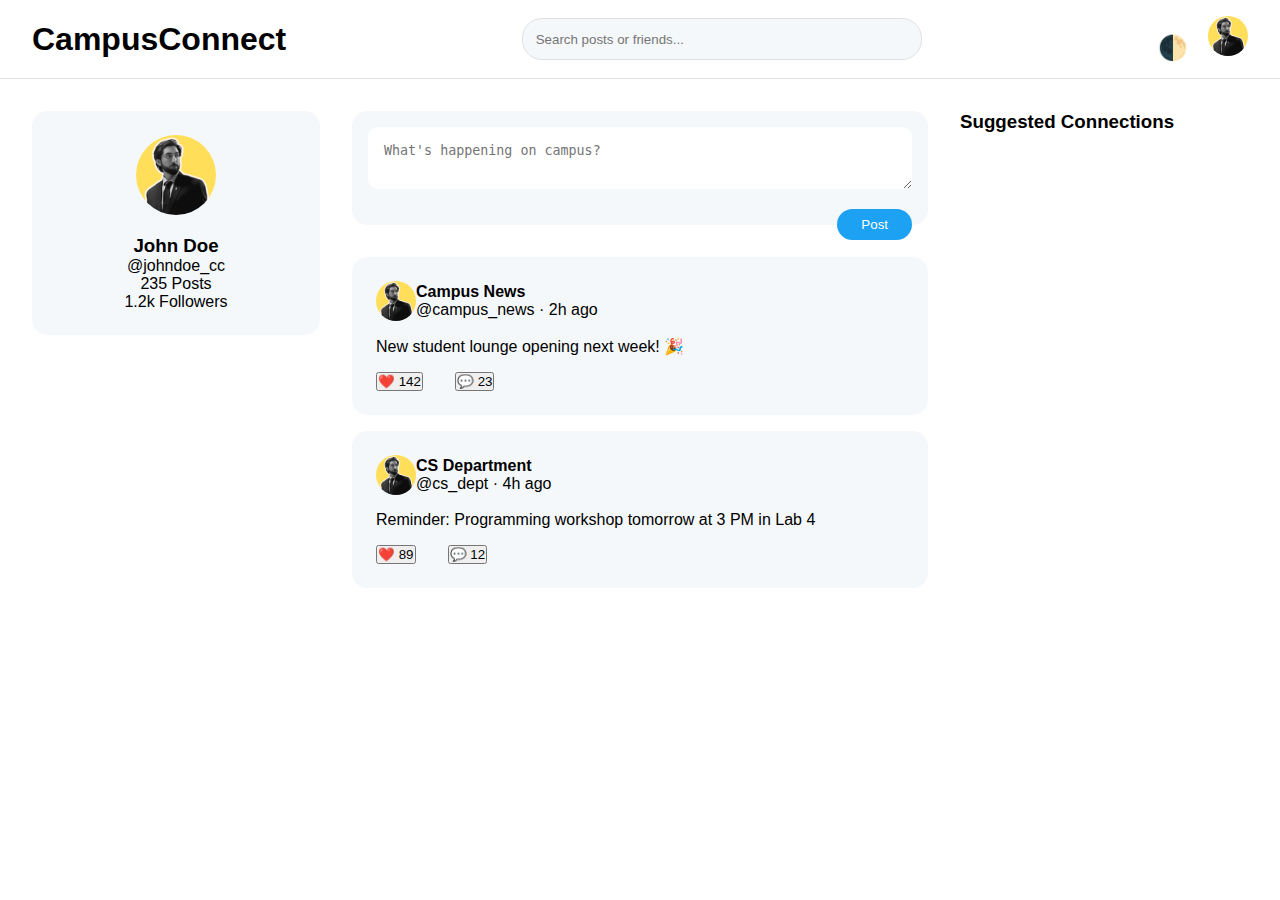
<file: College-Social-Media-Website/index.html>
<!DOCTYPE html>
<html lang="en">
<head>
    <meta charset="UTF-8">
    <meta name="viewport" content="width=device-width, initial-scale=1.0">
    <title>CampusConnect</title>
    <link rel="stylesheet" href="style.css">
</head>
<body>
    <!-- Navigation Bar -->
    <nav class="navbar">
        <div class="nav-left">
            <h1 class="logo">CampusConnect</h1>
        </div>
        <div class="nav-center">
            <input type="text" class="search-bar" placeholder="Search posts or friends...">
        </div>
        <div class="nav-right">
            <button id="theme-toggle" class="theme-btn">🌓</button>
            <img src="avatar-placeholder.png" alt="Profile" class="profile-pic">
        </div>
    </nav>

    <!-- Main Content -->
    <div class="container">
        <!-- Left Sidebar -->
        <aside class="sidebar">
            <div class="profile-card">
                <img src="avatar-placeholder.png" alt="Profile" class="profile-pic-large">
                <h3>John Doe</h3>
                <p>@johndoe_cc</p>
                <div class="stats">
                    <div class="stat-item">
                        <span>235</span>
                        <span>Posts</span>
                    </div>
                    <div class="stat-item">
                        <span>1.2k</span>
                        <span>Followers</span>
                    </div>
                </div>
            </div>
        </aside>

        <!-- Main Feed -->
        <main class="feed">
            <!-- Create Post -->
            <div class="create-post">
                <textarea placeholder="What's happening on campus?"></textarea>
                <button class="post-btn">Post</button>
            </div>

            <!-- Posts Container -->
            <div class="posts" id="posts-container">
                <!-- Sample Post (will be generated via JS) -->
            </div>
        </main>

        <!-- Right Sidebar -->
        <aside class="sidebar">
            <div class="suggested-users">
                <h3>Suggested Connections</h3>
                <div class="user-list">
                    <!-- Suggested users will be added via JS -->
                </div>
            </div>
        </aside>
    </div>

    <script src="script.js"></script>
</body>
</html>
</file>
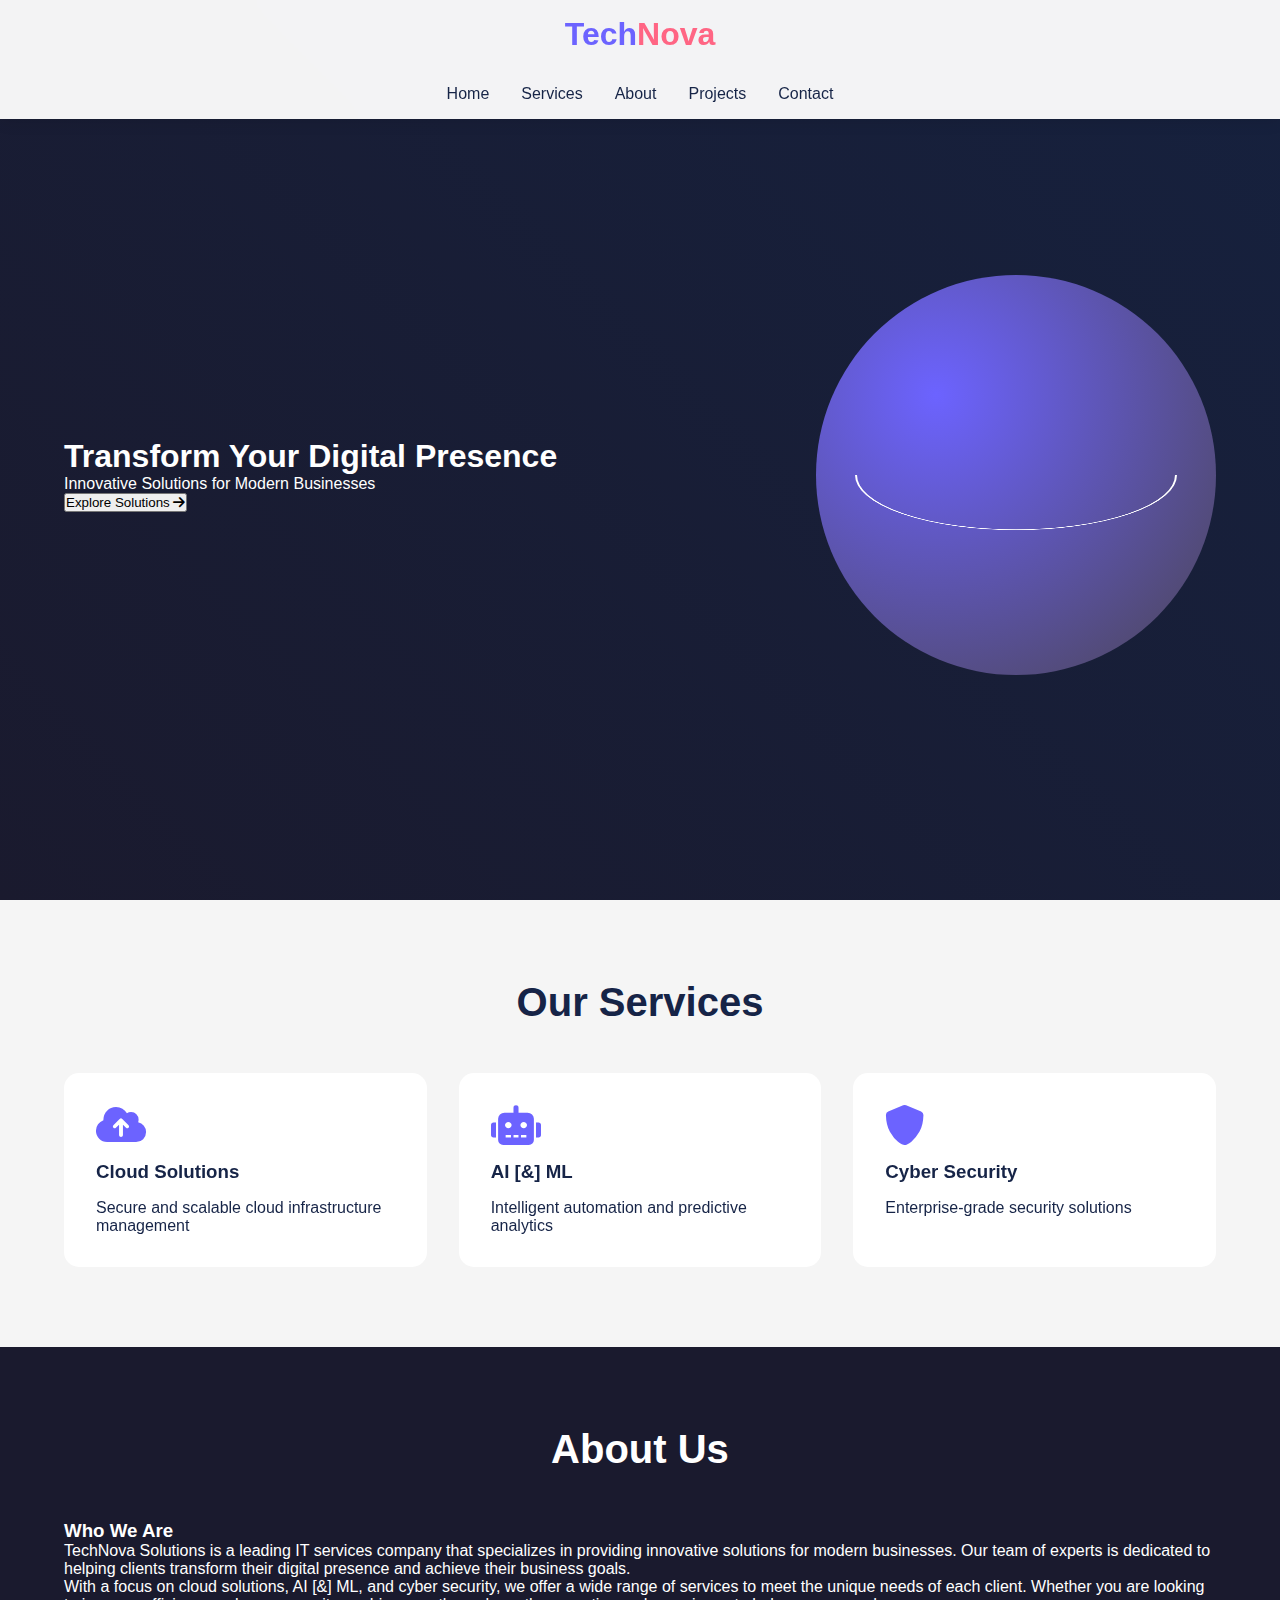
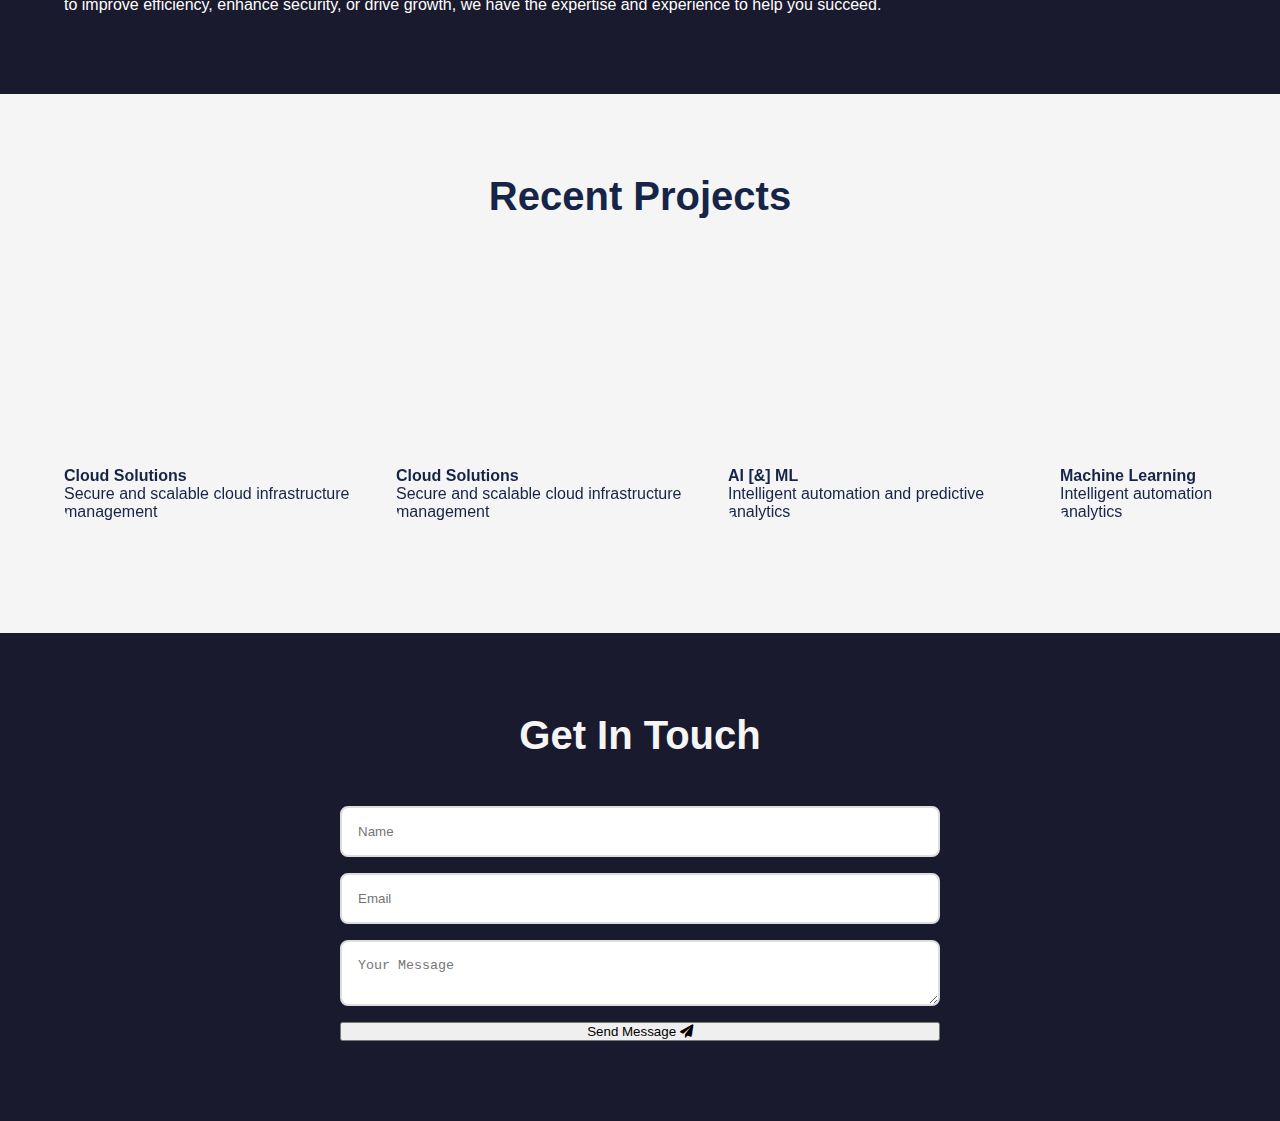
<file: IT-Services-Company-Website/index.html>
<!DOCTYPE html>
<html lang="en">
<head>
    <meta charset="UTF-8">
    <meta name="viewport" content="width=device-width, initial-scale=1.0">
    <title>TechNova Solutions</title>
    <link rel="stylesheet" href="style.css">
    <link rel="stylesheet" href="https://cdnjs.cloudflare.com/ajax/libs/font-awesome/6.0.0/css/all.min.css">
</head>
<body>
    <!-- Loading Screen -->
    <div class="loader">
        <div class="hexagon"></div>
    </div>

    <!-- Header -->
    <header class="header">
        <nav class="navbar">
            <div class="logo">
                <span class="tech">Tech</span><span class="nova">Nova</span>
            </div>
            <ul class="nav-links">
                <li><a href="#home">Home</a></li>
                <li><a href="#services">Services</a></li>
                <li><a href="#about">About</a></li>
                <li><a href="#projects">Projects</a></li>
                <li><a href="#contact">Contact</a></li>
            </ul>
        </nav>
    </header>

    <!-- Hero Section -->
    <section id="home" class="hero">
        <div class="hero-content">
            <h1 class="hero-title">Transform Your Digital Presence</h1>
            <p class="hero-subtitle">Innovative Solutions for Modern Businesses</p>
            <button class="cta-btn">Explore Solutions <i class="fas fa-arrow-right"></i></button>
        </div>
        <div class="hero-image">
            <div class="globe"></div>
        </div>
    </section>

    <!-- Services Section -->
    <section id="services" class="services">
        <h2 class="section-title">Our Services</h2>
        <div class="services-grid">
            <div class="service-card">
                <i class="fas fa-cloud-upload-alt"></i>
                <h3>Cloud Solutions</h3>
                <p>Secure and scalable cloud infrastructure management</p>
            </div>
            <div class="service-card">
                <i class="fas fa-robot"></i>
                <h3>AI [&] ML</h3>
                <p>Intelligent automation and predictive analytics</p>
            </div>
            <div class="service-card">
                <i class="fas fa-shield-alt"></i>
                <h3>Cyber Security</h3>
                <p>Enterprise-grade security solutions</p>
            </div>
        </div>
    </section>

    <section id="about" class="about">
        <h2 class="section-title">About Us</h2>
        <div class="about-content">
            <div class="about-text">
                <h3>Who We Are</h3>
                <p>TechNova Solutions is a leading IT services company that specializes in providing innovative solutions for modern businesses. Our team of experts is dedicated to helping clients transform their digital presence and achieve their business goals.</p>
                <p>With a focus on cloud solutions, AI [&] ML, and cyber security, we offer a wide range of services to meet the unique needs of each client. Whether you are looking to improve efficiency, enhance security, or drive growth, we have the expertise and experience to help you succeed.</p>
            </div>
            <div class="about-image"></div>
        </div>
    </section>

    <!-- Projects Section -->
    <section id="projects" class="projects">
        
        <h2 class="section-title">
            Recent Projects
        </h2>

        <div class="project-carousel">
            <div class="project-card">
                <div class="project-image" style="background-image: url('https://miro.medium.com/v2/resize:fit:1358/1*MYrkt1lvCnZ1olMs3npi1w.png');"></div>
                <div class="project-info">
                    <h4>Cloud Solutions</h4>
                    <p>Secure and scalable cloud infrastructure management</p>
                </div>
            </div>
            <div class="project-card">
                <div class="project-image" style="background-image: url('https://assets.awwwards.com/awards/element/2022/05/627be98fa9616400863515.png');"></div>
                <div class="project-info">
                    <h4>Cloud Solutions</h4>
                    <p>Secure and scalable cloud infrastructure management</p>
                </div>
            </div>
            <div class="project-card">
                <div class="project-image" style="background-image: url('https://i.ytimg.com/vi/vEV6yelPLcU/maxresdefault.jpg');"></div>
                <div class="project-info">
                    <h4>AI [&] ML</h4>
                    <p>Intelligent automation and predictive analytics</p>
                </div>
            </div>
            <div class="project-card">
                <div class="project-image" style="background-image: url('https://d1csarkz8obe9u.cloudfront.net/posterpreviews/artificial-intelligence-ai-thumbnail-youtub-design-template-fa52a570b79aa0f91348d0ea92f51cb7_screen.jpg?ts=1682812714');"></div>
                <div class="project-info">
                    <h4>Machine Learning</h4>
                    <p> Intelligent automation and predictive analytics</p>
                </div>
            </div>
            <div class="project-card">
                <div class="project-image" style="background-image: url('https://th.bing.com/th/id/OIP.fuY-7WOV22ousXP7BJUiJwHaE8?rs=1&pid=ImgDetMain');"></div>
                <div class="project-info">
                    <h4>Cyber Security</h4>
                    <p>Enterprise-grade security solutions</p>
                </div>
            </div>
            <!-- we can add more project cards as required -->
        </div>
    </section>

    <!-- Contact Section -->
    <section id="contact" class="contact">

        <h2 class="section-title">
            Get In Touch
        </h2>

        <form class="contact-form">
            <input type="text" placeholder="Name" required>
            <input type="email" placeholder="Email" required>
            <textarea placeholder="Your Message" required></textarea>
            <button type="submit" class="cta-btn">Send Message <i class="fas fa-paper-plane"></i></button>
        </form>
    </section>

    <script src="script.js"></script>
</body>
</html>
</file>
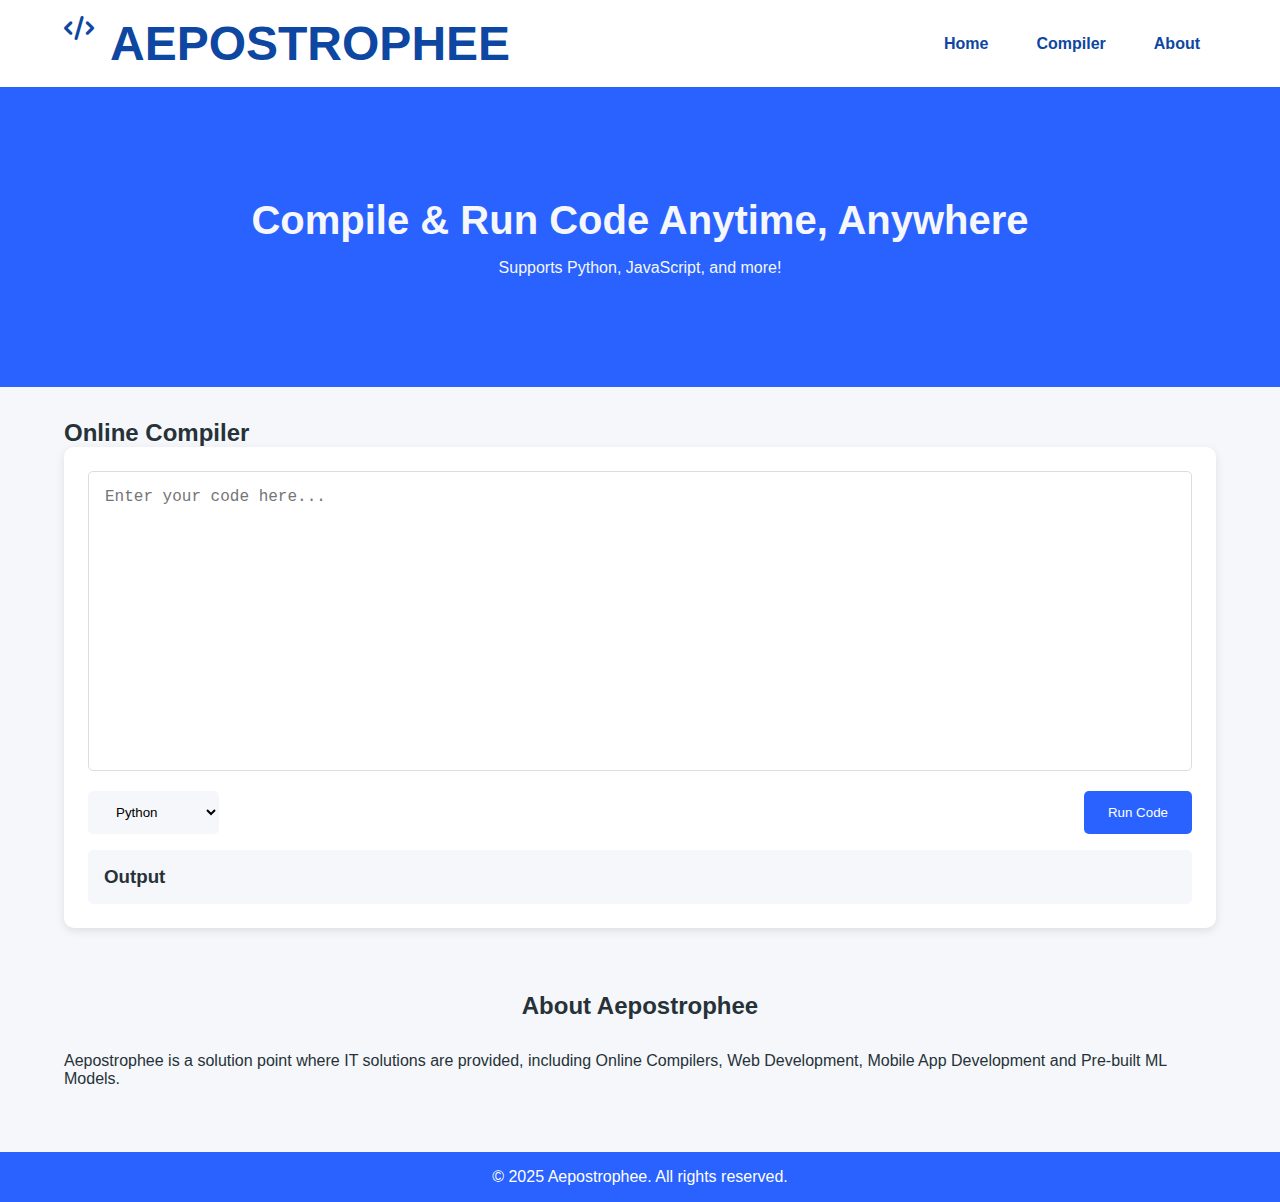
<file: Online-Compiler-Website/index.html>
<!DOCTYPE html>
<html lang="en">
<head>
    <meta charset="UTF-8">
    <meta name="viewport" content="width=device-width, initial-scale=1.0">
    <title>Aepostrophee - Online Compiler</title>
    <link rel="stylesheet" href="style.css">
    <link rel="stylesheet" href="https://cdnjs.cloudflare.com/ajax/libs/font-awesome/6.0.0/css/all.min.css">
</head>
<body>
    <!-- Navigation -->
    <nav class="navbar">
        <div class="logo">
            <i class="fas fa-code"></i>
            <h1>Aepostrophee</h1>
        </div>
        <ul class="nav-links">
            <li><a href="#home">Home</a></li>
            <li><a href="#compiler">Compiler</a></li>
            <li><a href="#about">About</a></li>
        </ul>
    </nav>

    <!-- Hero Section -->
    <section id="home" class="hero">
        <div class="hero-content">
            <h2>Compile & Run Code Anytime, Anywhere</h2>
            <p>Supports Python, JavaScript, and more!</p>
        </div>
    </section>

    <!-- Compiler Section -->
    <section id="compiler" class="compiler-section">
        <h2>Online Compiler</h2>
        <div class="compiler-container">
            <div class="code-editor">
                <textarea id="codeInput" placeholder="Enter your code here..."></textarea>
            </div>
            <div class="compiler-controls">
                <select id="languageSelect">
                    <option value="python">Python</option>
                    <option value="javascript">JavaScript</option>
                </select>
                <button id="runCode">Run Code</button>
            </div>
            <div class="output-container">
                <h3>Output</h3>
                <pre id="output"></pre>
            </div>
        </div>
    </section>

    <!-- About Section -->
    <section id="about" class="about-section">
        <h2>About Aepostrophee</h2>
        <p>Aepostrophee is a solution point where IT solutions are provided, including <span>Online Compilers</span>, 
            <span>Web Development</span>, <span>Mobile App Development</span> and <span>Pre-built ML Models</span>.</p>
    </section>

    <!-- Footer -->
    <footer>
        <p>&copy; 2025 Aepostrophee. All rights reserved.</p>
    </footer>

    <script src="script.js"></script>
</body>
</html>
</file>
<file: College-Social-Media-Website/style.css>
:root {
    --primary-color: #1DA1F2;
    --bg-color: #ffffff;
    --text-color: #000000;
    --border-color: #e0e0e0;
    --card-bg: #f5f8fa;
}

[data-theme="dark"] {
    --bg-color: #15202B;
    --text-color: #ffffff;
    --border-color: #38444d;
    --card-bg: #192734;
}

* {
    margin: 0;
    padding: 0;
    box-sizing: border-box;
    transition: background-color 0.3s, color 0.3s;
}

body {
    background-color: var(--bg-color);
    color: var(--text-color);
    font-family: 'Segoe UI', sans-serif;
}

.navbar {
    display: flex;
    justify-content: space-between;
    align-items: center;
    padding: 1rem 2rem;
    border-bottom: 1px solid var(--border-color);
    position: sticky;
    top: 0;
    background-color: var(--bg-color);
    z-index: 100;
}

.search-bar {
    padding: 0.8rem;
    border-radius: 20px;
    border: 1px solid var(--border-color);
    width: 400px;
    background-color: var(--card-bg);
}

.container {
    display: grid;
    grid-template-columns: 1fr 2fr 1fr;
    gap: 2rem;
    padding: 2rem;
}

.sidebar {
    position: sticky;
    top: 100px;
    height: fit-content;
}

.profile-card {
    background-color: var(--card-bg);
    padding: 1.5rem;
    border-radius: 15px;
    text-align: center;
}

.profile-pic {
    width: 40px;
    height: 40px;
    border-radius: 50%;
}

.profile-pic-large {
    width: 80px;
    height: 80px;
    border-radius: 50%;
    margin-bottom: 1rem;
}

.create-post {
    background-color: var(--card-bg);
    padding: 1rem;
    border-radius: 15px;
    margin-bottom: 2rem;
}

.create-post textarea {
    width: 100%;
    padding: 1rem;
    border: none;
    border-radius: 10px;
    margin-bottom: 1rem;
    background-color: var(--bg-color);
    color: var(--text-color);
}

.post-btn {
    background-color: var(--primary-color);
    color: white;
    border: none;
    padding: 0.5rem 1.5rem;
    border-radius: 20px;
    cursor: pointer;
    float: right;
}

.post {
    background-color: var(--card-bg);
    padding: 1.5rem;
    border-radius: 15px;
    margin-bottom: 1rem;
}

.post-header {
    display: flex;
    align-items: center;
    margin-bottom: 1rem;
}

.post-content {
    margin-bottom: 1rem;
}

.post-actions {
    display: flex;
    gap: 2rem;
}

.theme-btn {
    background: none;
    border: none;
    font-size: 1.5rem;
    cursor: pointer;
    margin-right: 1rem;
}

@media (max-width: 1200px) {
    .container {
        grid-template-columns: 1fr;
    }
    
    .sidebar {
        display: none;
    }
}
</file>
<file: IT-Services-Company-Website/style.css>
:root {
    --primary-color: #6C63FF;
    --secondary-color: #FF6584;
    --dark-bg: #1A1A2E;
    --light-bg: #F5F5F5;
    --text-dark: #162447;
    --text-light: #FFFFFF;
}

* {
    margin: 0;
    padding: 0;
    box-sizing: border-box;
}

body {
    font-family: 'Poppins', sans-serif;
    background: var(--light-bg);
    color: var(--text-dark);
    overflow-x: hidden;
}

/* Animations */
@keyframes float {
    0% { transform: translateY(0px); }
    50% { transform: translateY(-20px); }
    100% { transform: translateY(0px); }
}

@keyframes rotate {
    from { transform: rotate(0deg); }
    to { transform: rotate(360deg); }
}

.loader {
    position: fixed;
    width: 100%;
    height: 100%;
    background: var(--dark-bg);
    display: flex;
    justify-content: center;
    align-items: center;
    z-index: 1000;
    transition: opacity 0.5s;
}

.hexagon {
    width: 60px;
    height: 60px;
    background: var(--primary-color);
    clip-path: polygon(50% 0%, 100% 25%, 100% 75%, 50% 100%, 0% 75%, 0% 25%);
    animation: rotate 2s linear infinite;
}

.header {
    background: rgba(255,255,255,0.95);
    backdrop-filter: blur(10px);
    position: fixed;
    width: 100%;
    z-index: 100;
    box-shadow: 0 2px 15px rgba(0,0,0,0.1);
}

.hero {
    padding: 150px 5% 100px;
    min-height: 100vh;
    display: flex;
    align-items: center;
    justify-content: space-between;
    background: linear-gradient(45deg, var(--dark-bg), #16213E);
    color: var(--text-light);
}

.service-card {
    background: white;
    padding: 2rem;
    border-radius: 15px;
    transition: transform 0.3s, box-shadow 0.3s;
    transform-style: preserve-3d;
}

.service-card:hover {
    transform: translateY(-10px) rotateX(10deg);
    box-shadow: 0 15px 30px rgba(0,0,0,0.2);
}

.glow {
    position: absolute;
    width: 200px;
    height: 200px;
    background: radial-gradient(var(--primary-color), transparent 70%);
    filter: blur(60px);
    z-index: -1;
}

/* 3D Effects */
.globe {
    width: 400px;
    height: 400px;
    background: radial-gradient(circle at 30% 30%, var(--primary-color), #4B4453);
    border-radius: 50%;
    position: relative;
    transform-style: preserve-3d;
    animation: float 6s ease-in-out infinite;
}

.globe::after {
    content: '';
    position: absolute;
    width: 100%;
    height: 100%;
    background: url('data:image/svg+xml;utf8,<svg viewBox="0 0 100 100" xmlns="http://www.w3.org/2000/svg"><circle cx="50" cy="50" r="40" stroke="white" stroke-width="0.5" fill="transparent"/></svg>');
    transform: rotateX(70deg);
}

.nav-links {
    display: flex;
    gap: 2rem;
    list-style: none;
    justify-content: center;
    padding: 1rem;
}

.nav-links a {
    color: var(--text-dark);
    text-decoration: none;
    font-weight: 500;
    position: relative;
    padding: 0.5rem 0;
}

.nav-links a::after {
    content: '';
    position: absolute;
    bottom: 0;
    left: 0;
    width: 0;
    height: 2px;
    background: var(--primary-color);
    transition: width 0.3s ease;
}

.nav-links a:hover::after {
    width: 100%;
}

.logo {
    justify-self: center;
    padding:1rem;
    font-size: 2rem;
    font-weight: 700;
}

.tech {
    color: var(--primary-color);
}

.nova {
    color: var(--secondary-color);
}

/* Services Section */
.services {
    padding: 5rem 5%;
    background: var(--light-bg);
}

.section-title {
    text-align: center;
    font-size: 2.5rem;
    margin-bottom: 3rem;
    position: relative;
}

.services-grid {
    display: grid;
    grid-template-columns: repeat(auto-fit, minmax(300px, 1fr));
    gap: 2rem;
    perspective: 1000px;
}

.service-card {
    background: white;
    padding: 2rem;
    border-radius: 15px;
    transition: transform 0.3s, box-shadow 0.3s;
    transform-style: preserve-3d;
    position: relative;
    cursor: pointer;
}

.service-card i {
    font-size: 2.5rem;
    color: var(--primary-color);
    margin-bottom: 1rem;
    transition: color 0.3s;
}

.service-card h3 {
    margin-bottom: 1rem;
}

/* Projects Section */
.projects {
    padding: 5rem 5%;
    background: var(--light-bg);
    color: var(--text-dark);
}

.project-carousel {
    display: flex;
    gap: 2rem;
    overflow-x: auto;
    padding-bottom: 2rem;
}

.project-card {
    min-width: 300px;
    border-radius: 15px;
    overflow: hidden;
    position: relative;
    transform: translateZ(0);
}

.project-image {
    height: 200px;
    background-size: cover;
    background-position: center;
    transition: transform 0.3s;
}

.project-card:hover .project-image {
    transform: scale(1.1);
}

/* Contact Section */
.contact {
    padding: 5rem 5%;
    background: var(--dark-bg);
    color:var(--light-bg);
}

.contact-form {
    max-width: 600px;
    margin: 0 auto;
    display: grid;
    gap: 1rem;
    
}

.contact-form input,
.contact-form textarea {
    padding: 1rem;
    border: 2px solid #ddd;
    border-radius: 8px;
    transition: border-color 0.3s;
}

.contact-form input:focus,
.contact-form textarea:focus {
    border-color: var(--primary-color);
    outline: none;
}

/* Add these animations */
@keyframes slideUp {
    from {
        opacity: 0;
        transform: translateY(50px);
    }
    to {
        opacity: 1;
        transform: translateY(0);
    }
}

.service-card.show {
    animation: slideUp 0.6s ease forwards;
}

.project-card.show {
    animation: slideUp 0.6s ease forwards;
}

/* Enhance hover effects */
.service-card:hover {
    transform: translateY(-10px) rotateX(10deg) scale(1.05);
    box-shadow: 0 25px 50px rgba(0,0,0,0.15);
}

.service-card:hover i {
    color: var(--secondary-color);
}

.about{
    padding: 5rem 5%;
    background: var(--dark-bg);
    color: var(--text-light);
}
</file>
<file: Online-Compiler-Website/style.css>
:root {
    --primary-color: #2962FF;
    --secondary-color: #0D47A1;
    --light-bg: #F5F7FA;
    --dark-text: #263238;
    --light-text: #F5F7FA;
}

* {
    margin: 0;
    padding: 0;
    box-sizing: border-box;
}

body {
    font-family: 'Arial', sans-serif;
    background-color: var(--light-bg);
    color: var(--dark-text);
}

.navbar {
    display: flex;
    justify-content: space-between;
    align-items: center;
    padding: 1rem 5%;
    background: white;
    box-shadow: 0 2px 5px rgba(0,0,0,0.1);
}

.navbar .logo {
    display:flex;
    flex-direction:row;
    gap:1rem;
    font-size: 1.5rem;
    text-transform: uppercase;
    color: var(--secondary-color);
}

.navbar ul {
    
    display: flex;
    flex-direction: row;
    gap: 1rem;
    list-style: none;
}

.navbar ul li a {
    padding: 0.5rem 1rem;
    border-radius: 10px;
    display: inline-block;
    transition: transform 0.3s ease;
    color: var(--secondary-color);
    font-weight: bold;
    text-decoration: none;
}

.navbar ul li a:hover {
    color: var(--light-text);
    background-color: var(--secondary-color);
    transform: scale(1.1);
    border-radius: 10px;
}

.hero {
    /*background: url('hero-bg.jpg') no-repeat center center/cover;*/
    height: 300px;
    display: flex;
    align-items: center;
    justify-content: center;
    text-align: center;
    color: var(--light-text);
    background-color: var(--primary-color);
}

.hero-content h2 {
    font-size: 2.5rem;
    margin-bottom: 1rem;
}

.compiler-section {
    padding: 2rem 5%;
}

.compiler-container {
    background: white;
    border-radius: 10px;
    box-shadow: 0 3px 10px rgba(0,0,0,0.1);
    padding: 1.5rem;
}

.code-editor textarea {
    width: 100%;
    height: 300px;
    padding: 1rem;
    border: 1px solid #ddd;
    border-radius: 5px;
    font-family: 'Courier New', monospace;
    font-size: 1rem;
    resize: none;
}

.compiler-controls {
    display: flex;
    justify-content: space-between;
    margin: 1rem 0;
}

.compiler-controls select,
.compiler-controls button {
    padding: 0.8rem 1.5rem;
    border: none;
    border-radius: 5px;
    cursor: pointer;
}

.compiler-controls select {
    background: var(--light-bg);
}

.compiler-controls button {
    background: var(--primary-color);
    color: white;
}

.compiler-controls button:hover {
    background: var(--secondary-color);
}

.output-container {
    background: var(--light-bg);
    padding: 1rem;
    border-radius: 5px;
    margin-top: 1rem;
}

.output-container pre {
    white-space: pre-wrap;
    word-wrap: break-word;
}

.about-section{
    height: 100%;
    padding: 2rem 5%;
    display: flex;
    flex-wrap: wrap;
    justify-content: space-between;
    align-items: center;
    gap: 2rem;
    flex-direction: column;
}

.about-content h2{
    color: var(--secondary-color);
}

.hidden {
    display: none;
}

footer {
    background: var(--primary-color);
    color: white;
    text-align: center;
    padding: 1rem;
    margin-top: 2rem;
}
</file>
